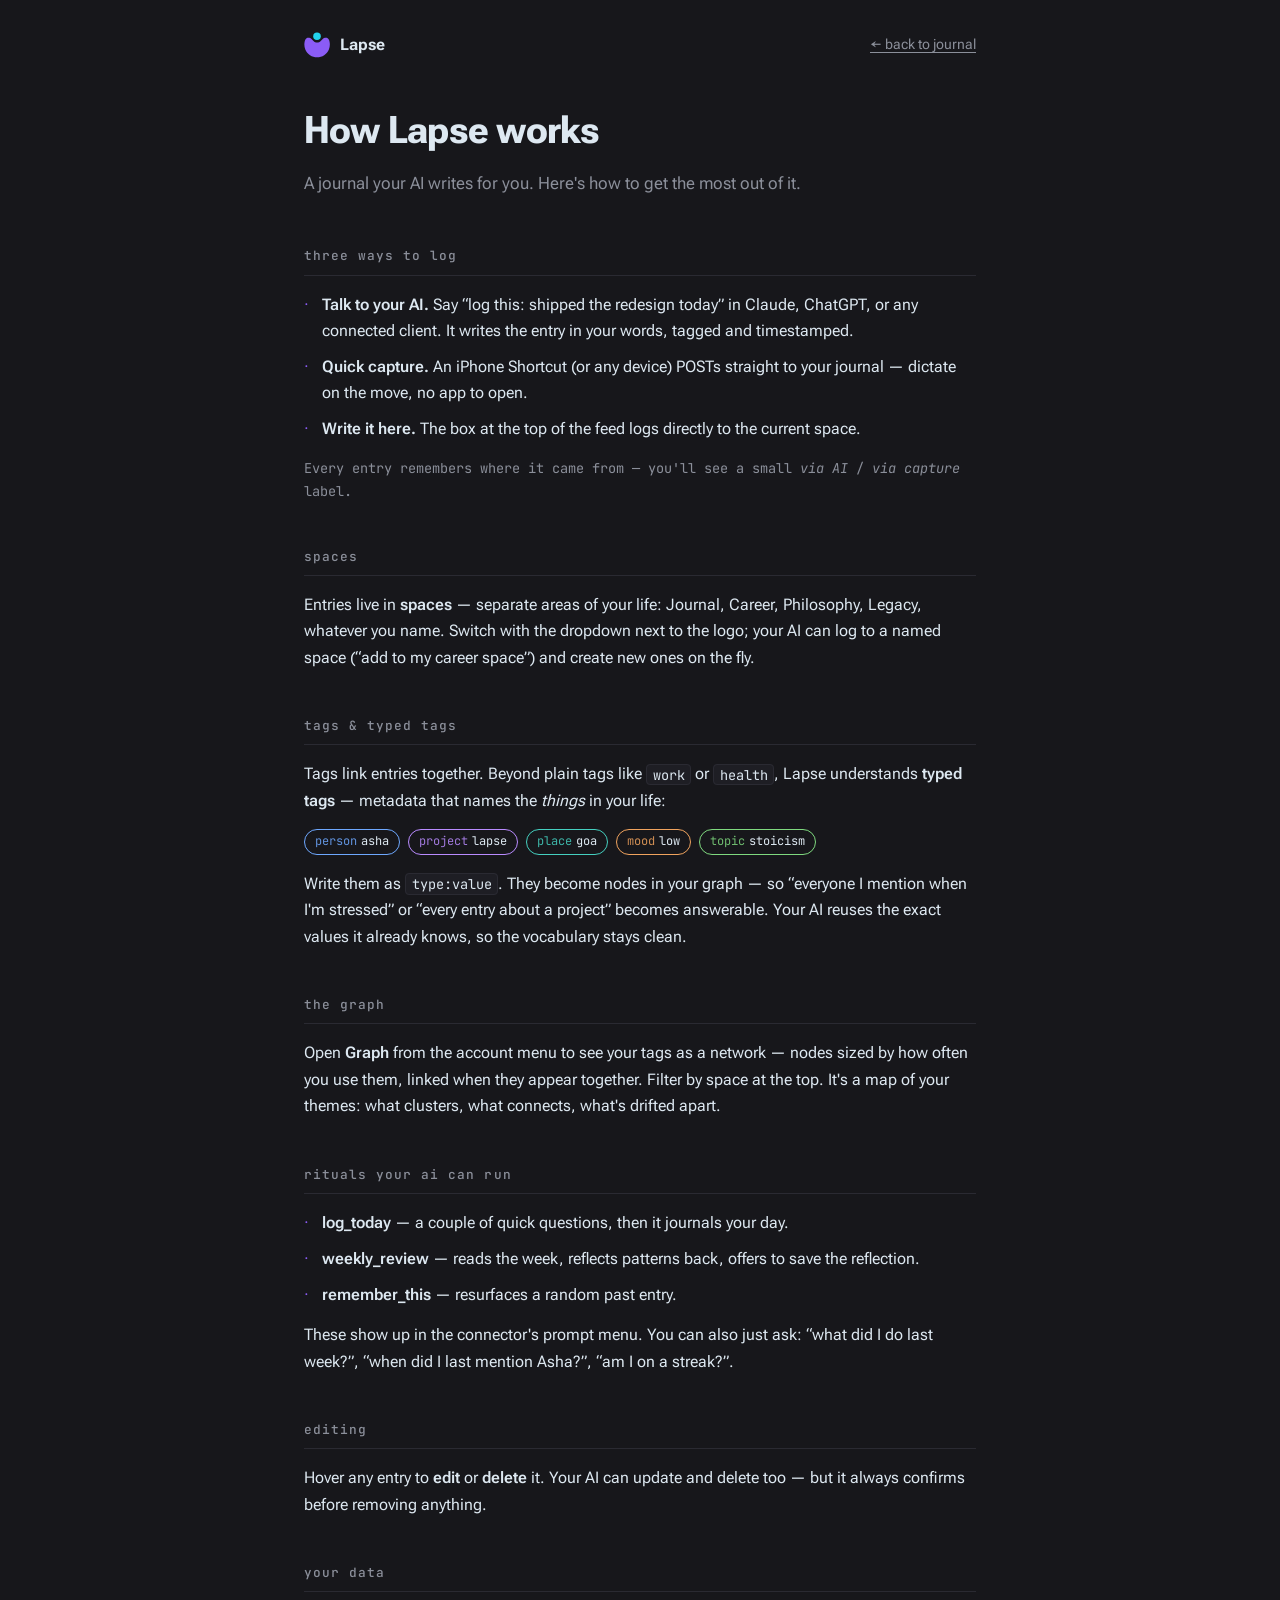
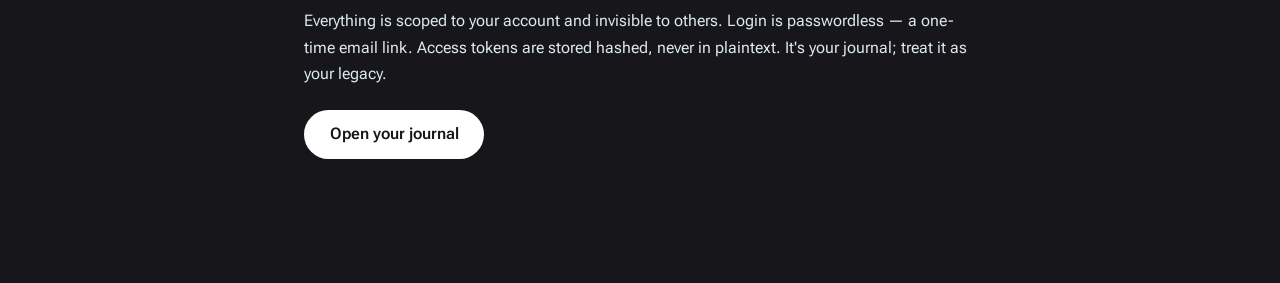
<file: public/guide.html>
<!doctype html>
<html lang="en">
<head>
  <meta charset="utf-8" />
  <meta name="viewport" content="width=device-width, initial-scale=1" />
  <title>Lapse — guide</title>
  <link rel="icon" href="/icon.png" type="image/png" />
  <link rel="preconnect" href="https://fonts.googleapis.com" />
  <link rel="preconnect" href="https://fonts.gstatic.com" crossorigin />
  <link
    href="https://fonts.googleapis.com/css2?family=JetBrains+Mono:wght@400;500&family=Roboto+Flex:opsz,wght@8..144,300..700&display=swap"
    rel="stylesheet"
  />
  <style>
    :root {
      --bg: #17171b; --raise: #1e1e24; --fg: #dde8f1; --muted: #8b8f9a;
      --line: #2a2a32; --violet: #8b5cf6; --cyan: #22d3ee;
    }
    * { box-sizing: border-box; margin: 0; padding: 0; }
    html { scroll-behavior: smooth; }
    body { font-family: "Roboto Flex", system-ui, sans-serif; background: var(--bg); color: var(--fg); line-height: 1.65; }
    .mono { font-family: "JetBrains Mono", monospace; }
    a { color: var(--fg); text-underline-offset: 3px; }
    code { font-family: "JetBrains Mono", monospace; font-size: 0.85em; background: var(--raise); border: 1px solid var(--line); border-radius: 4px; padding: 0.05rem 0.35rem; }

    header.top {
      max-width: 720px; margin: 0 auto; padding: 2rem 1.5rem 0;
      display: flex; align-items: center; justify-content: space-between;
    }
    header.top .brand { display: flex; align-items: center; gap: 0.6rem; font-weight: 700; }
    header.top .brand svg { width: 26px; height: 26px; }
    header.top a { color: var(--muted); font-size: 0.9rem; }

    main { max-width: 720px; margin: 0 auto; padding: 2.5rem 1.5rem 5rem; }
    h1 { font-size: clamp(1.8rem, 5vw, 2.4rem); font-weight: 700; letter-spacing: -0.02em; }
    .lede { color: var(--muted); font-size: 1.05rem; margin: 0.5rem 0 3rem; }

    section { margin-bottom: 2.75rem; }
    h2 {
      font-family: "JetBrains Mono", monospace; font-size: 0.8rem; font-weight: 500;
      color: var(--muted); text-transform: lowercase; letter-spacing: 0.08em;
      margin-bottom: 1rem; padding-bottom: 0.5rem; border-bottom: 1px solid var(--line);
    }
    p { margin-bottom: 0.9rem; }
    ul { list-style: none; display: grid; gap: 0.6rem; margin-bottom: 0.9rem; }
    li { padding-left: 1.1rem; position: relative; }
    li::before { content: "·"; position: absolute; left: 0; color: var(--violet); }
    strong { font-weight: 600; }

    .chips { display: flex; flex-wrap: wrap; gap: 0.5rem; margin: 0.75rem 0 1rem; }
    .chip {
      font-family: "JetBrains Mono", monospace; font-size: 0.75rem;
      border: 1px solid var(--tag, var(--line)); border-radius: 999px;
      padding: 0.15rem 0.6rem; color: var(--fg);
    }
    .chip .t { color: var(--tag, var(--muted)); margin-right: 0.3rem; opacity: 0.85; }
    .chip.person  { --tag: #6ea8ff; }
    .chip.project { --tag: #b98bff; }
    .chip.place   { --tag: #45d0c0; }
    .chip.mood    { --tag: #f0a35e; }
    .chip.topic   { --tag: #7fd97f; }

    .cta { display: inline-block; background: #fff; color: #17171b; border-radius: 999px; padding: 0.7rem 1.6rem; font-weight: 600; text-decoration: none; margin-top: 0.5rem; }
  </style>
</head>
<body>
  <header class="top">
    <span class="brand">
      <svg viewBox="0 0 62 60" fill="none" aria-hidden="true">
        <path d="M44.0724 16.1665C48.8695 11.3694 56.9546 11.3672 59.4736 17.6663C60.1656 19.3967 60.7 21.1954 61.0656 23.0413C62.2335 28.9383 61.6258 35.0524 59.3195 40.6104C57.0131 46.1683 53.1117 50.9206 48.1085 54.2661C43.1053 57.6116 37.2251 59.4002 31.2114 59.4056C25.1977 59.4111 19.3207 57.6331 14.3236 54.2966C9.32643 50.9601 5.43356 46.2149 3.13725 40.6611C0.840947 35.1073 0.244337 28.9943 1.42287 23.0951C1.79308 21.242 2.33324 19.4362 3.03196 17.6988C5.56333 11.4047 13.6471 11.4083 18.4442 16.2054L22.5529 20.3141C27.35 25.1112 35.1277 25.1112 39.9248 20.3141L44.0724 16.1665Z" fill="#8b5cf6"/>
        <circle cx="31" cy="9" r="9" fill="#22d3ee"/>
      </svg>
      Lapse
    </span>
    <a href="/">← back to journal</a>
  </header>

  <main>
    <h1>How Lapse works</h1>
    <p class="lede">A journal your AI writes for you. Here's how to get the most out of it.</p>

    <section>
      <h2>three ways to log</h2>
      <ul>
        <li><strong>Talk to your AI.</strong> Say “log this: shipped the redesign today” in Claude, ChatGPT, or any connected client. It writes the entry in your words, tagged and timestamped.</li>
        <li><strong>Quick capture.</strong> An iPhone Shortcut (or any device) POSTs straight to your journal — dictate on the move, no app to open.</li>
        <li><strong>Write it here.</strong> The box at the top of the feed logs directly to the current space.</li>
      </ul>
      <p class="mono" style="color:var(--muted);font-size:0.85rem">Every entry remembers where it came from — you'll see a small <em>via AI</em> / <em>via capture</em> label.</p>
    </section>

    <section>
      <h2>spaces</h2>
      <p>Entries live in <strong>spaces</strong> — separate areas of your life: Journal, Career, Philosophy, Legacy, whatever you name. Switch with the dropdown next to the logo; your AI can log to a named space (“add to my career space”) and create new ones on the fly.</p>
    </section>

    <section>
      <h2>tags &amp; typed tags</h2>
      <p>Tags link entries together. Beyond plain tags like <code>work</code> or <code>health</code>, Lapse understands <strong>typed tags</strong> — metadata that names the <em>things</em> in your life:</p>
      <div class="chips">
        <span class="chip person"><span class="t">person</span>asha</span>
        <span class="chip project"><span class="t">project</span>lapse</span>
        <span class="chip place"><span class="t">place</span>goa</span>
        <span class="chip mood"><span class="t">mood</span>low</span>
        <span class="chip topic"><span class="t">topic</span>stoicism</span>
      </div>
      <p>Write them as <code>type:value</code>. They become nodes in your graph — so “everyone I mention when I'm stressed” or “every entry about a project” becomes answerable. Your AI reuses the exact values it already knows, so the vocabulary stays clean.</p>
    </section>

    <section>
      <h2>the graph</h2>
      <p>Open <strong>Graph</strong> from the account menu to see your tags as a network — nodes sized by how often you use them, linked when they appear together. Filter by space at the top. It's a map of your themes: what clusters, what connects, what's drifted apart.</p>
    </section>

    <section>
      <h2>rituals your AI can run</h2>
      <ul>
        <li><strong>log_today</strong> — a couple of quick questions, then it journals your day.</li>
        <li><strong>weekly_review</strong> — reads the week, reflects patterns back, offers to save the reflection.</li>
        <li><strong>remember_this</strong> — resurfaces a random past entry.</li>
      </ul>
      <p>These show up in the connector's prompt menu. You can also just ask: “what did I do last week?”, “when did I last mention Asha?”, “am I on a streak?”.</p>
    </section>

    <section>
      <h2>editing</h2>
      <p>Hover any entry to <strong>edit</strong> or <strong>delete</strong> it. Your AI can update and delete too — but it always confirms before removing anything.</p>
    </section>

    <section>
      <h2>your data</h2>
      <p>Everything is scoped to your account and invisible to others. Login is passwordless — a one-time email link. Access tokens are stored hashed, never in plaintext. It's your journal; treat it as your legacy.</p>
      <a class="cta" href="/">Open your journal</a>
    </section>
  </main>
</body>
</html>
</file>
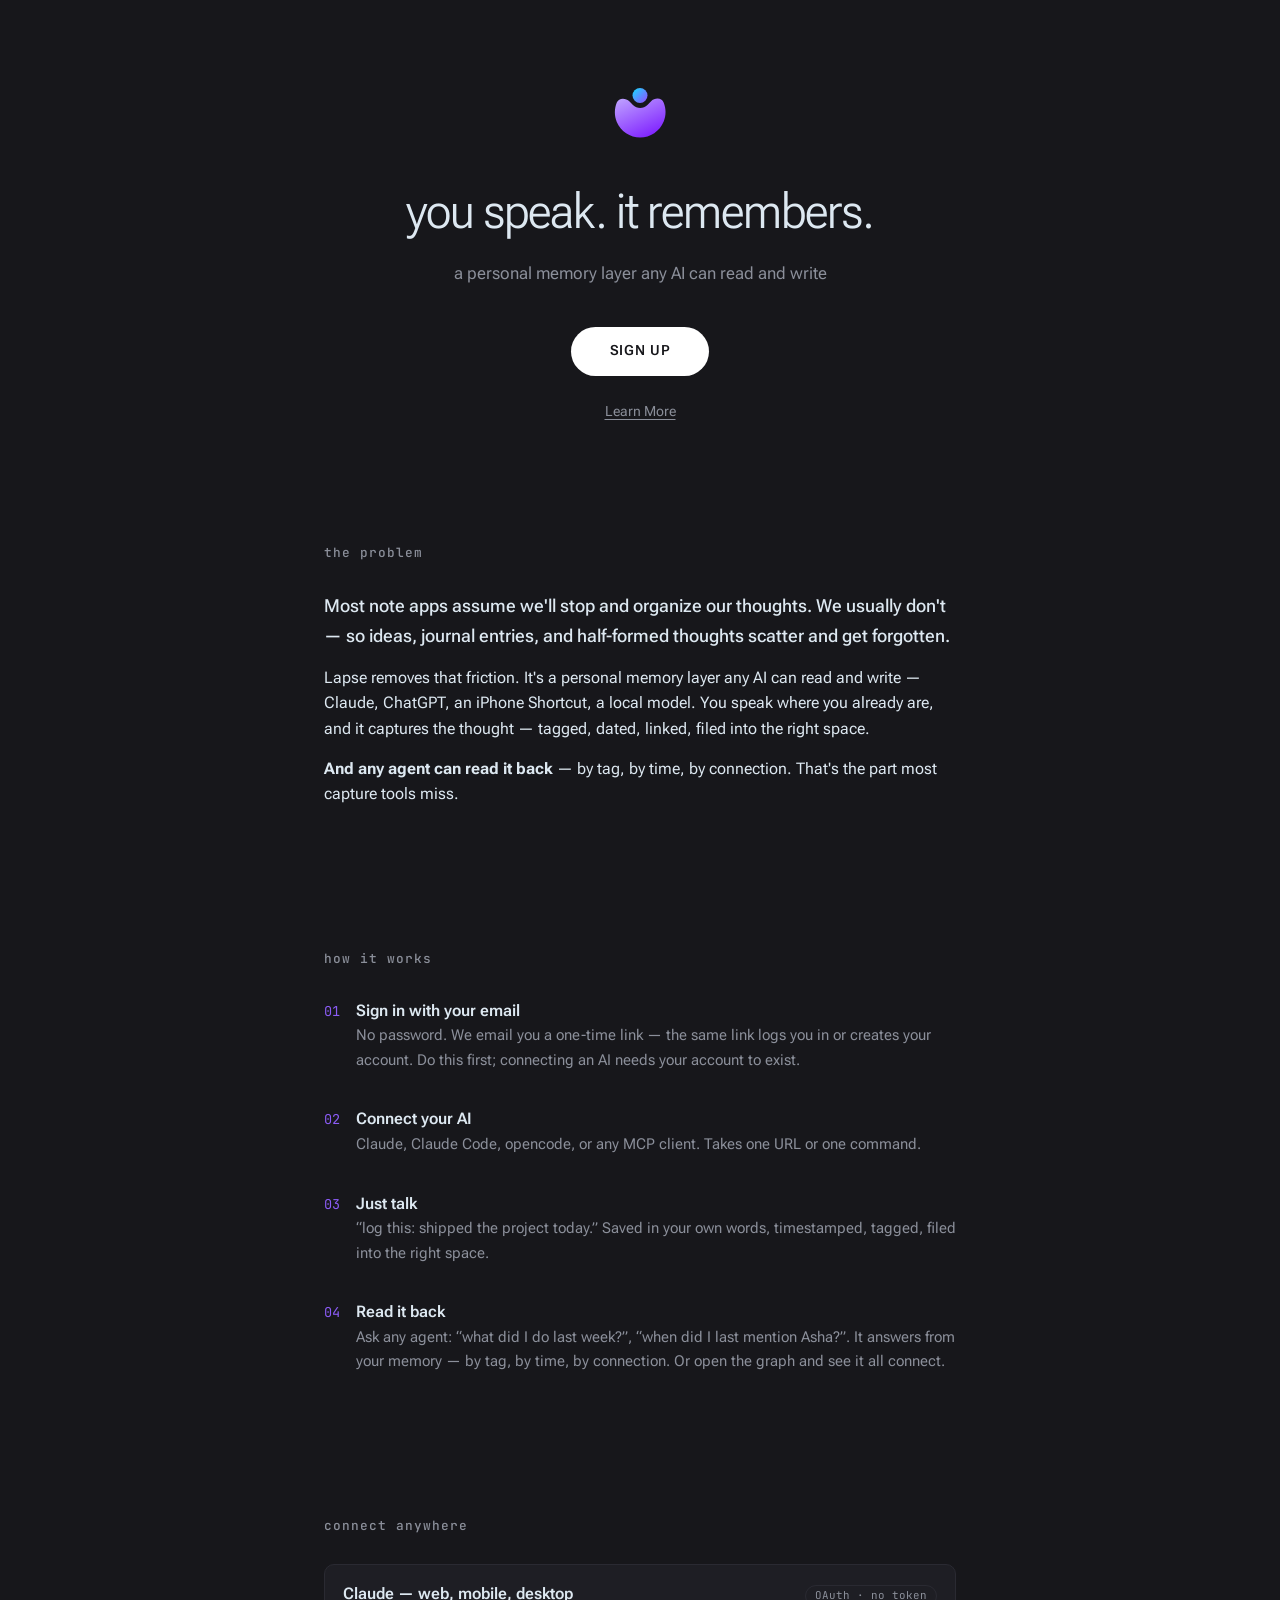
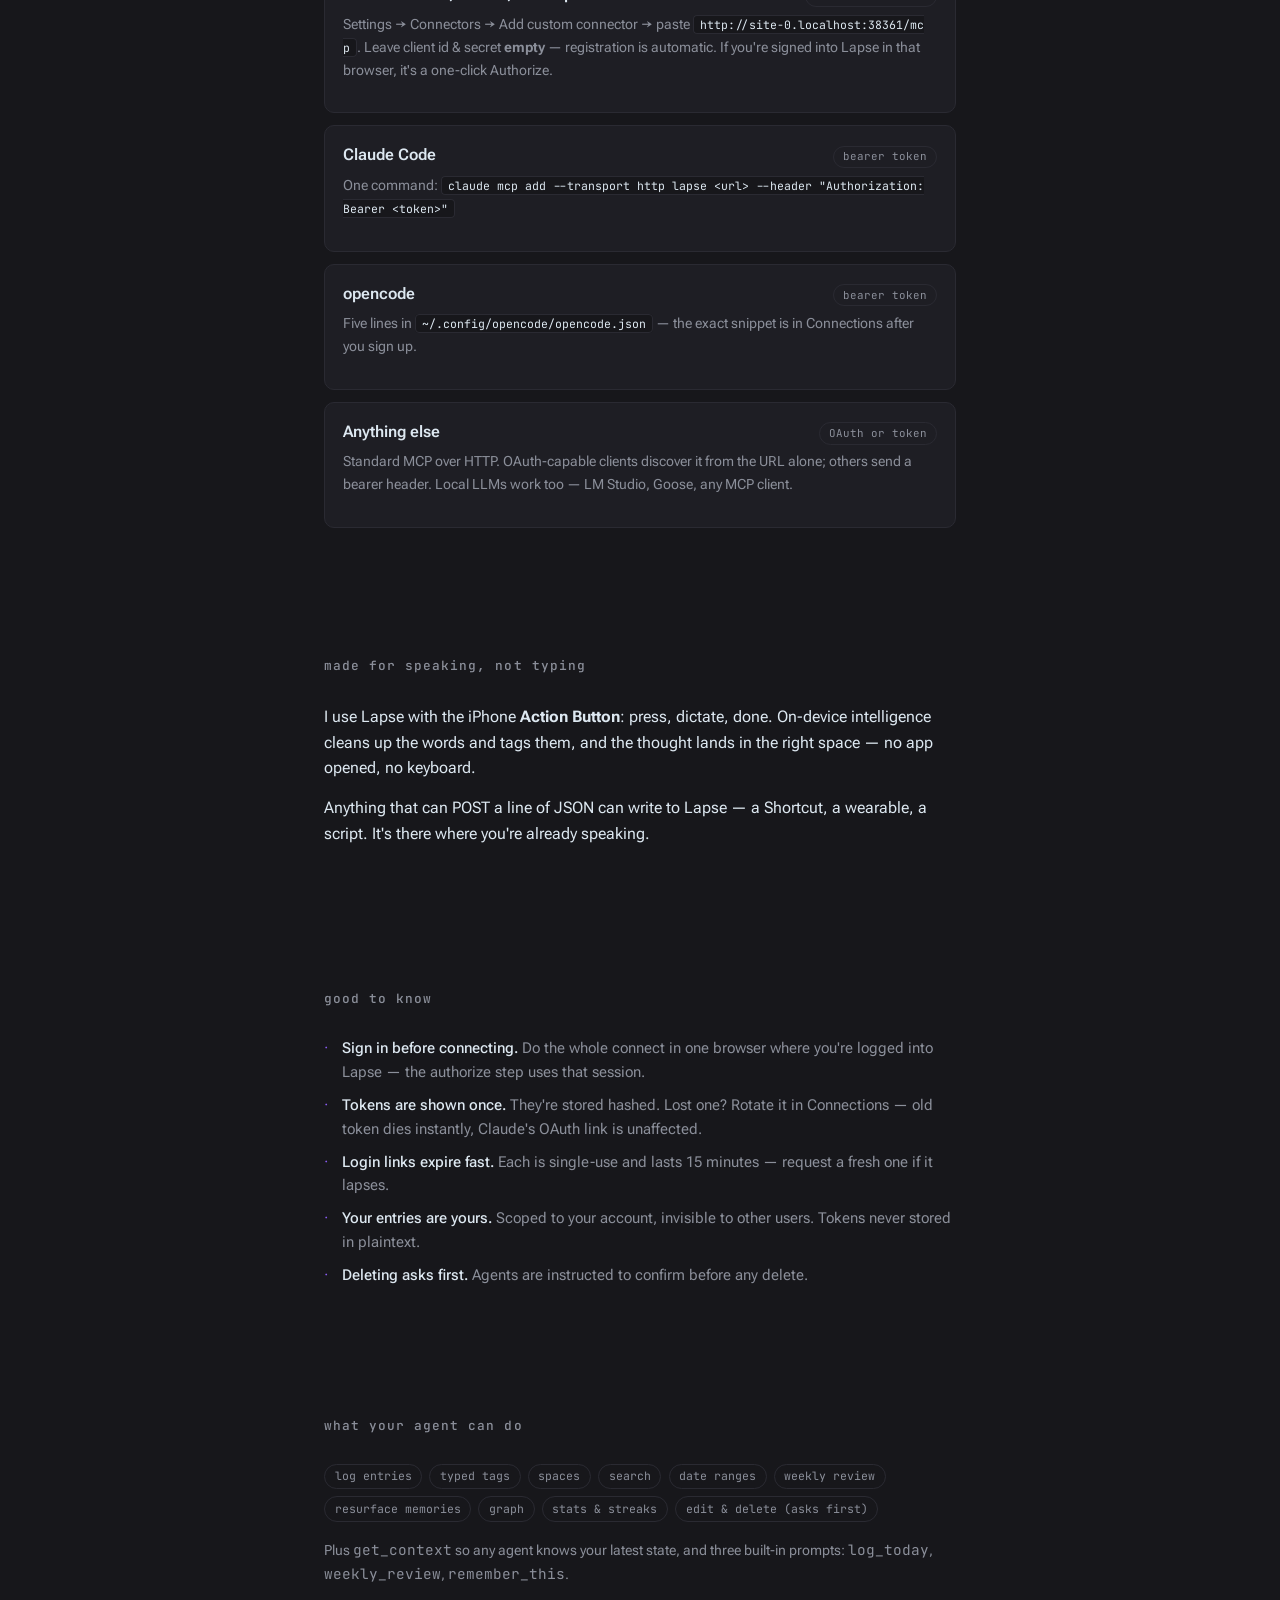
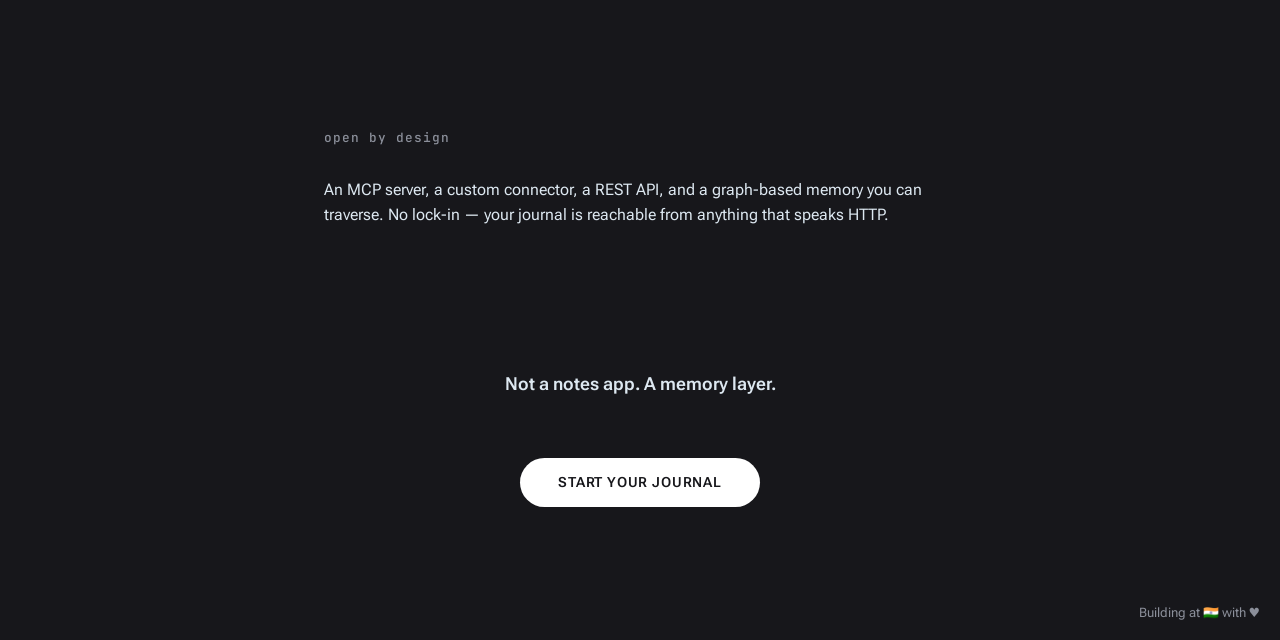
<file: public/home.html>
<!doctype html>
<html lang="en">

<head>
  <meta charset="utf-8" />
  <meta name="viewport" content="width=device-width, initial-scale=1" />
  <title>Lapse — you speak, it remembers</title>
  <link rel="preconnect" href="https://fonts.googleapis.com" />
  <link rel="preconnect" href="https://fonts.gstatic.com" crossorigin />
  <meta property="og:title" content="Lapse" />
  <meta property="og:description" content="Personal AI Notes Taking Buddy" />
  <meta property="og:image" content="/og.png" />
  <meta property="og:type" content="website" />
  <meta name="twitter:card" content="summary_large_image" />
  <meta name="twitter:image" content="/og.png" />
  <link rel="icon" href="/icon.png" type="image/png" />
  <link
    href="https://fonts.googleapis.com/css2?family=JetBrains+Mono:wght@400;500&family=Roboto+Flex:opsz,wght@8..144,300..700&display=swap"
    rel="stylesheet" />
  <style>
    :root {
      --bg: #17171b;
      --raise: #1e1e24;
      --fg: #dde8f1;
      --muted: #8b8f9a;
      --line: #2a2a32;
      --violet: #8b5cf6;
      --cyan: #22d3ee;
    }

    * {
      box-sizing: border-box;
      margin: 0;
      padding: 0;
    }

    html {
      scroll-behavior: smooth;
    }

    body {
      font-family: "Roboto Flex", system-ui, sans-serif;
      background: var(--bg);
      color: var(--fg);
      line-height: 1.6;
      overflow-x: hidden;
    }

    .mono {
      font-family: "JetBrains Mono", monospace;
    }

    a {
      color: var(--fg);
      text-underline-offset: 3px;
    }

    /* hero — compact, no full-page height */
    .hero {
      text-align: center;
      padding: 5.5rem 1.5rem 3.5rem;
    }

    .logo {
      width: 52px;
      height: 50px;
      margin: 0 auto 2rem;
      display: block;
    }

    .hero h1 {
      font-size: clamp(2rem, 6vw, 3.2rem);
      font-weight: 700;
      letter-spacing: -0.02em;
    }

    .hero .sub {
      color: var(--muted);
      font-size: 1.05rem;
      margin-top: 0.5rem;
    }

    .pill {
      display: inline-block;
      background: #fff;
      color: #17171b;
      border: none;
      border-radius: 999px;
      padding: 0.85rem 2.4rem;
      font-weight: 600;
      font-size: 0.85rem;
      letter-spacing: 0.06em;
      text-decoration: none;
      margin-top: 2.5rem;
    }

    .pill:hover {
      transform: translateY(-1px);
    }

    .learn {
      display: block;
      margin-top: 1.5rem;
      color: var(--muted);
      font-size: 0.9rem;
    }

    /* sections */
    section {
      max-width: 680px;
      margin: 0 auto;
      padding: 4rem 1.5rem;
    }

    section h2 {
      font-family: "JetBrains Mono", monospace;
      font-size: 0.8rem;
      font-weight: 500;
      color: var(--muted);
      text-transform: lowercase;
      letter-spacing: 0.08em;
      margin-bottom: 1.75rem;
    }

    .steps {
      display: grid;
      gap: 1.25rem;
    }

    .step {
      display: flex;
      gap: 1rem;
      align-items: baseline;
    }

    .step .n {
      font-family: "JetBrains Mono", monospace;
      color: var(--violet);
      font-size: 0.85rem;
      flex: none;
    }

    .step strong {
      font-weight: 600;
    }

    .step p {
      color: var(--muted);
      font-size: 0.95rem;
    }

    .providers {
      display: grid;
      gap: 0.75rem;
    }

    .provider {
      border: 1px solid var(--line);
      background: var(--raise);
      border-radius: 10px;
      padding: 1rem 1.15rem;
    }

    .provider .head {
      display: flex;
      justify-content: space-between;
      align-items: baseline;
      gap: 1rem;
    }

    .provider .name {
      font-weight: 600;
    }

    .provider .badge {
      font-family: "JetBrains Mono", monospace;
      font-size: 0.68rem;
      color: var(--muted);
      border: 1px solid var(--line);
      border-radius: 999px;
      padding: 0.1rem 0.55rem;
      white-space: nowrap;
    }

    .provider p {
      color: var(--muted);
      font-size: 0.9rem;
      margin-top: 0.35rem;
    }

    .provider code {
      font-family: "JetBrains Mono", monospace;
      font-size: 0.8em;
      color: var(--fg);
      background: var(--bg);
      border: 1px solid var(--line);
      border-radius: 4px;
      padding: 0.05rem 0.35rem;
      word-break: break-all;
    }

    .notes {
      display: grid;
      gap: 0.6rem;
    }

    .notes li {
      list-style: none;
      color: var(--muted);
      font-size: 0.92rem;
      padding-left: 1.1rem;
      position: relative;
    }

    .notes li::before {
      content: "·";
      position: absolute;
      left: 0;
      color: var(--violet);
    }

    .notes strong {
      color: var(--fg);
      font-weight: 500;
    }

    .tools {
      display: flex;
      flex-wrap: wrap;
      gap: 0.45rem;
    }

    .tools span {
      font-family: "JetBrains Mono", monospace;
      font-size: 0.72rem;
      color: var(--muted);
      border: 1px solid var(--line);
      border-radius: 999px;
      padding: 0.15rem 0.6rem;
    }

    .tools-note {
      color: var(--muted);
      font-size: 0.9rem;
      margin-top: 1rem;
    }

    .cta {
      text-align: center;
      padding-bottom: 5rem;
    }

    footer {
      color: var(--muted);
      font-size: 0.8rem;
      text-align: right;
      padding: 1rem 1.25rem;
    }

    section p { margin-bottom: 0.9rem; }
    .why-lede { font-size: 1.15rem; color: var(--fg); font-weight: 500; }
    .cta { text-align: center; }
    .cta-line { color: var(--fg); font-size: 1.1rem; font-weight: 600; margin-bottom: 1.25rem; }

    @media (prefers-reduced-motion: reduce) {
      html {
        scroll-behavior: auto;
      }
    }
  </style>
</head>

<body>
  <div class="hero">
    <div>
      <svg class="logo" viewBox="0 0 62 60" fill="none" aria-hidden="true">
        <path
          d="M44.0724 16.1665C48.8695 11.3694 56.9546 11.3672 59.4736 17.6663C60.1656 19.3967 60.7 21.1954 61.0656 23.0413C62.2335 28.9383 61.6258 35.0524 59.3195 40.6104C57.0131 46.1683 53.1117 50.9206 48.1085 54.2661C43.1053 57.6116 37.2251 59.4002 31.2114 59.4056C25.1977 59.4111 19.3207 57.6331 14.3236 54.2966C9.32643 50.9601 5.43356 46.2149 3.13725 40.6611C0.840947 35.1073 0.244337 28.9943 1.42287 23.0951C1.79308 21.242 2.33324 19.4362 3.03196 17.6988C5.56333 11.4047 13.6471 11.4083 18.4442 16.2054L22.5529 20.3141C27.35 25.1112 35.1277 25.1112 39.9248 20.3141L44.0724 16.1665Z"
          fill="url(#logo-body)" />
        <circle cx="31" cy="9" r="9" fill="url(#logo-dot)" />
        <defs>
          <linearGradient id="logo-body" x1="9.75831" y1="7.51943" x2="42.5" y2="76.5" gradientUnits="userSpaceOnUse">
            <stop stop-color="#C1A7FF" />
            <stop offset="1" stop-color="#6F00FF" />
          </linearGradient>
          <linearGradient id="logo-dot" x1="40" y1="18" x2="19.5" y2="-3" gradientUnits="userSpaceOnUse">
            <stop stop-color="#9747FF" />
            <stop offset="1" stop-color="#00F6FF" />
          </linearGradient>
        </defs>
      </svg>
      <h1 style="font-weight: 400;">you speak. it remembers.</h1>
      <p class="sub">a personal memory layer any AI can read and write</p>
      <a class="pill" href="/?signup">SIGN UP</a>
      <a class="learn" href="#why">Learn More</a>
    </div>
  </div>

  <section id="why">
    <h2>the problem</h2>
    <p class="why-lede">Most note apps assume we'll stop and organize our thoughts. We usually don't — so ideas,
      journal entries, and half-formed thoughts scatter and get forgotten.</p>
    <p>Lapse removes that friction. It's a personal memory layer any AI can read and write — Claude, ChatGPT, an
      iPhone Shortcut, a local model. You speak where you already are, and it captures the thought — tagged, dated,
      linked, filed into the right space.</p>
    <p><strong>And any agent can read it back</strong> — by tag, by time, by connection. That's the part most
      capture tools miss.</p>
  </section>

  <section id="how">
    <h2>how it works</h2>
    <div class="steps">
      <div class="step"><span class="n">01</span>
        <div><strong>Sign in with your email</strong>
          <p>No password. We email you a one-time link — the same link logs you in or creates your account. Do this
            first; connecting an AI needs your account to exist.</p>
        </div>
      </div>
      <div class="step"><span class="n">02</span>
        <div><strong>Connect your AI</strong>
          <p>Claude, Claude Code, opencode, or any MCP client. Takes one URL or one command.</p>
        </div>
      </div>
      <div class="step"><span class="n">03</span>
        <div><strong>Just talk</strong>
          <p>“log this: shipped the project today.” Saved in your own words, timestamped, tagged, filed into the
            right space.</p>
        </div>
      </div>
      <div class="step"><span class="n">04</span>
        <div><strong>Read it back</strong>
          <p>Ask any agent: “what did I do last week?”, “when did I last mention Asha?”. It answers from your
            memory — by tag, by time, by connection. Or open the graph and see it all connect.</p>
        </div>
      </div>
    </div>
  </section>

  <section id="connect">
    <h2>connect anywhere</h2>
    <div class="providers">
      <div class="provider">
        <div class="head"><span class="name">Claude — web, mobile, desktop</span><span class="badge">OAuth · no
            token</span></div>
        <p>Settings → Connectors → Add custom connector → paste <code class="mcp-url">…/mcp</code>. Leave client id
          &amp; secret <strong>empty</strong> — registration is automatic. If you're signed into Lapse in that browser,
          it's a one-click Authorize.</p>
      </div>
      <div class="provider">
        <div class="head"><span class="name">Claude Code</span><span class="badge">bearer token</span></div>
        <p>One command:
          <code>claude mcp add --transport http lapse &lt;url&gt; --header "Authorization: Bearer &lt;token&gt;"</code>
        </p>
      </div>
      <div class="provider">
        <div class="head"><span class="name">opencode</span><span class="badge">bearer token</span></div>
        <p>Five lines in <code>~/.config/opencode/opencode.json</code> — the exact snippet is in Connections after you
          sign up.</p>
      </div>
      <div class="provider">
        <div class="head"><span class="name">Anything else</span><span class="badge">OAuth or token</span></div>
        <p>Standard MCP over HTTP. OAuth-capable clients discover it from the URL alone; others send a bearer header.
          Local LLMs work too — LM Studio, Goose, any MCP client.</p>
      </div>
    </div>
  </section>

  <section id="speaking">
    <h2>made for speaking, not typing</h2>
    <p>I use Lapse with the iPhone <strong>Action Button</strong>: press, dictate, done. On-device intelligence
      cleans up the words and tags them, and the thought lands in the right space — no app opened, no keyboard.</p>
    <p>Anything that can POST a line of JSON can write to Lapse — a Shortcut, a wearable, a script. It's there where
      you're already speaking.</p>
  </section>

  <section id="good-to-know">
    <h2>good to know</h2>
    <ul class="notes">
      <li><strong>Sign in before connecting.</strong> Do the whole connect in one browser where you're logged into Lapse
        — the authorize step uses that session.</li>
      <li><strong>Tokens are shown once.</strong> They're stored hashed. Lost one? Rotate it in Connections — old token
        dies instantly, Claude's OAuth link is unaffected.</li>
      <li><strong>Login links expire fast.</strong> Each is single-use and lasts 15 minutes — request a fresh one if it
        lapses.</li>
      <li><strong>Your entries are yours.</strong> Scoped to your account, invisible to other users. Tokens never stored
        in plaintext.</li>
      <li><strong>Deleting asks first.</strong> Agents are instructed to confirm before any delete.</li>
    </ul>
  </section>

  <section id="tools">
    <h2>what your agent can do</h2>
    <div class="tools">
      <span>log entries</span><span>typed tags</span><span>spaces</span><span>search</span><span>date
        ranges</span><span>weekly review</span><span>resurface memories</span><span>graph</span><span>stats &amp;
        streaks</span><span>edit &amp; delete (asks first)</span>
    </div>
    <p class="tools-note">Plus <span class="mono">get_context</span> so any agent knows your latest state, and three
      built-in prompts: <span class="mono">log_today</span>, <span class="mono">weekly_review</span>,
      <span class="mono">remember_this</span>.
    </p>
  </section>

  <section id="open">
    <h2>open by design</h2>
    <p>An MCP server, a custom connector, a REST API, and a graph-based memory you can traverse. No lock-in — your
      journal is reachable from anything that speaks HTTP.</p>
  </section>

  <section class="cta">
    <p class="cta-line">Not a notes app. A memory layer.</p>
    <a class="pill" href="/?signup">START YOUR JOURNAL</a>
  </section>

  <footer>Building at 🇮🇳 with ♥</footer>

  <script>
    for (const el of document.querySelectorAll(".mcp-url")) el.textContent = location.origin + "/mcp";
  </script>
</body>

</html>
</file>
